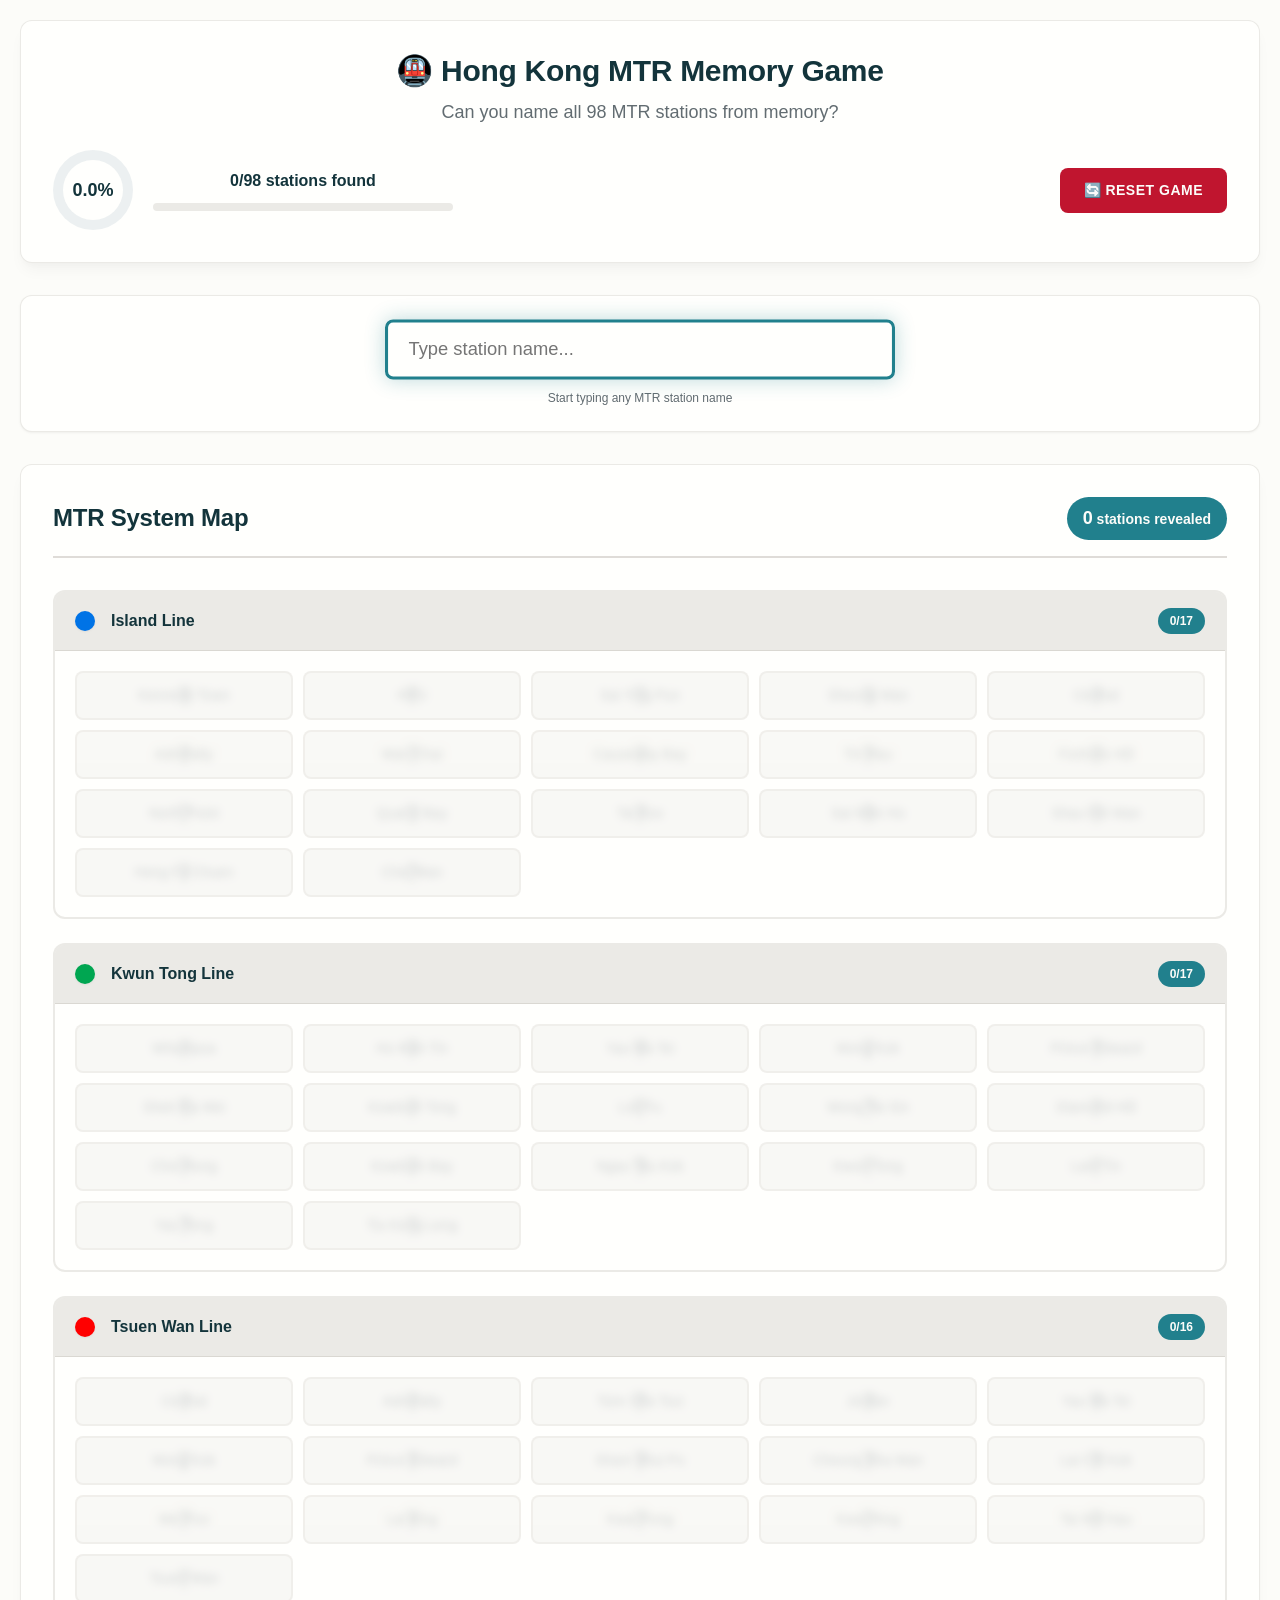
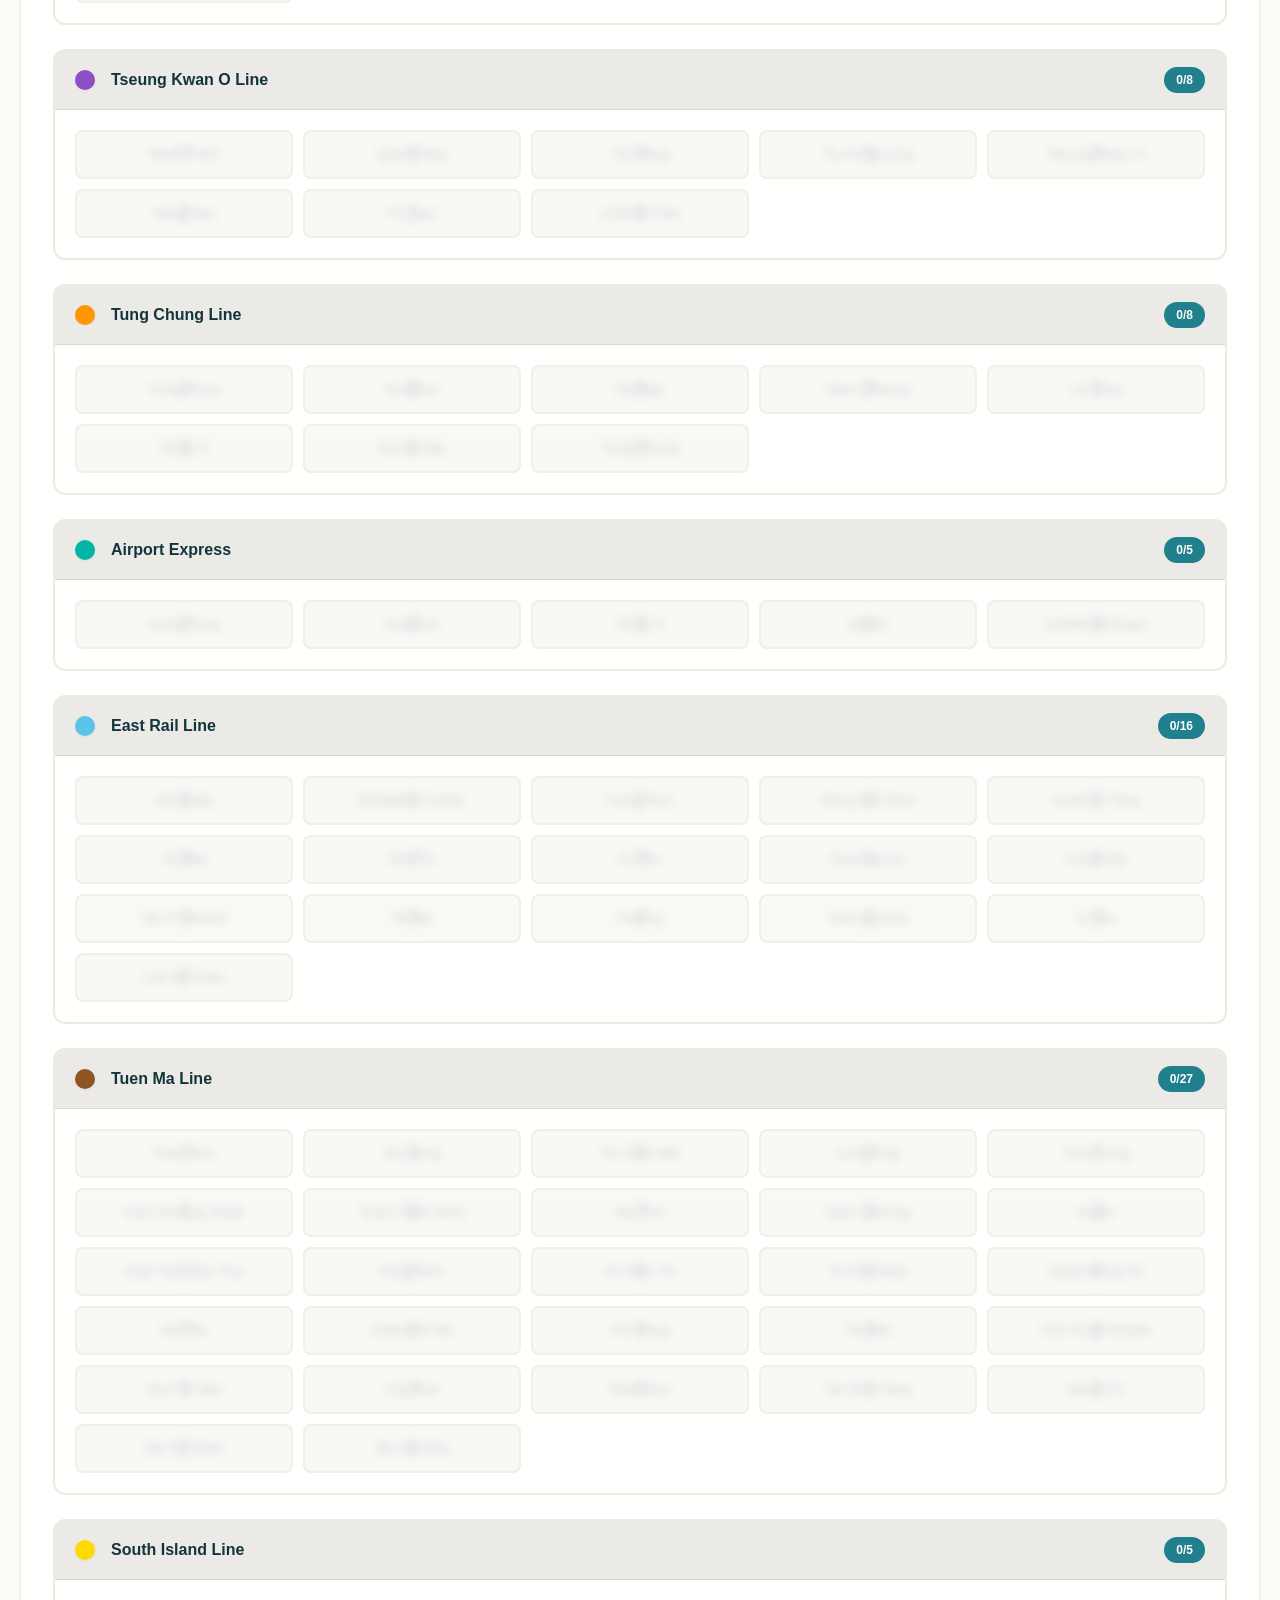
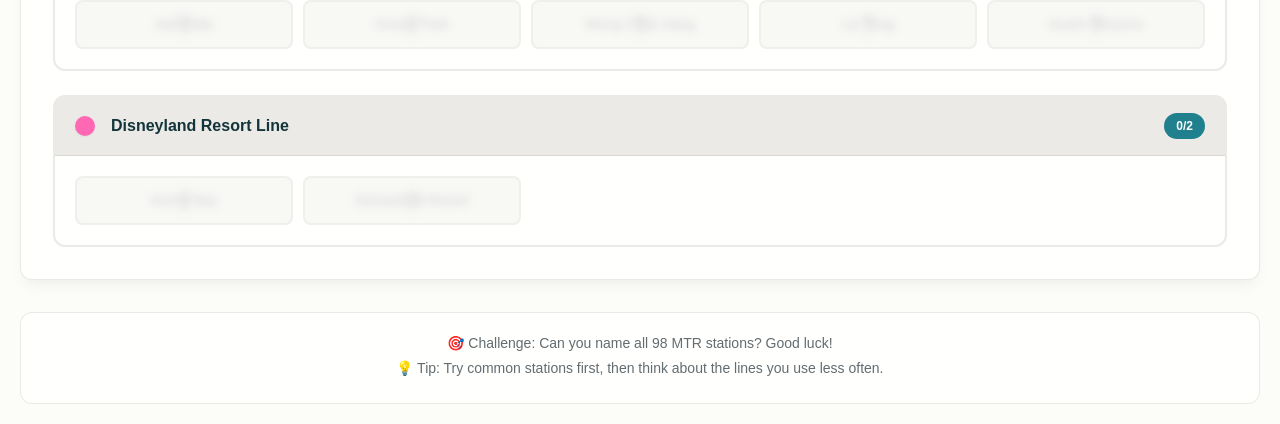
<file: index.html>
<!DOCTYPE html>
<html lang="en">
<head>
    <meta charset="UTF-8">
    <meta name="viewport" content="width=device-width, initial-scale=1.0">
    <title>Hong Kong MTR Memory Game</title>
    <meta name="description" content="Hong Kong MTR Memory Game - Test your knowledge of all 98 MTR stations">
    <meta property="og:title" content="Hong Kong MTR Memory Game">
    <meta property="og:description" content="Can you name all 98 Hong Kong MTR stations from memory?">
    <link rel="stylesheet" href="style.css">
</head>
<body>
    <div class="container">
        <header class="game-header">
            <h1>🚇 Hong Kong MTR Memory Game</h1>
            <p class="subtitle">Can you name all 98 MTR stations from memory?</p>
            <div class="game-stats">
                <div class="progress-display">
                    <div class="progress-circle">
                        <span class="percentage">0.0%</span>
                    </div>
                    <div class="station-info">
                        <span class="station-count">0/98 stations found</span>
                        <div class="progress-bar">
                            <div class="progress-fill" style="width: 0%"></div>
                        </div>
                    </div>
                </div>
                <button class="btn reset-btn" id="resetBtn">🔄 Reset Game</button>
            </div>
        </header>

        <div class="game-input">
            <div class="input-container">
                <input 
                    type="text" 
                    id="stationInput" 
                    class="station-input" 
                    placeholder="Type station name..."
                    autocomplete="off"
                    spellcheck="false"
                >
                <div class="input-hint">Start typing any MTR station name</div>
            </div>
        </div>

        <div class="mtr-map-container">
            <div class="map-header">
                <h2>MTR System Map</h2>
                <div class="found-indicator">
                    <span class="found-count">0</span> stations revealed
                </div>
            </div>
            
            <div class="lines-container">
                <!-- Island Line -->
                <div class="line-section" data-line="Island Line">
                    <div class="line-header">
                        <span class="line-color" style="background-color: #0073e6;"></span>
                        <span class="line-name">Island Line</span>
                        <span class="line-progress">0/17</span>
                    </div>
                    <div class="stations-grid">
                        <div class="station" data-station="Kennedy Town" data-line="Island Line">Kennedy Town</div>
                        <div class="station" data-station="HKU" data-line="Island Line">HKU</div>
                        <div class="station" data-station="Sai Ying Pun" data-line="Island Line">Sai Ying Pun</div>
                        <div class="station" data-station="Sheung Wan" data-line="Island Line">Sheung Wan</div>
                        <div class="station" data-station="Central" data-line="Island Line">Central</div>
                        <div class="station" data-station="Admiralty" data-line="Island Line">Admiralty</div>
                        <div class="station" data-station="Wan Chai" data-line="Island Line">Wan Chai</div>
                        <div class="station" data-station="Causeway Bay" data-line="Island Line">Causeway Bay</div>
                        <div class="station" data-station="Tin Hau" data-line="Island Line">Tin Hau</div>
                        <div class="station" data-station="Fortress Hill" data-line="Island Line">Fortress Hill</div>
                        <div class="station" data-station="North Point" data-line="Island Line">North Point</div>
                        <div class="station" data-station="Quarry Bay" data-line="Island Line">Quarry Bay</div>
                        <div class="station" data-station="Tai Koo" data-line="Island Line">Tai Koo</div>
                        <div class="station" data-station="Sai Wan Ho" data-line="Island Line">Sai Wan Ho</div>
                        <div class="station" data-station="Shau Kei Wan" data-line="Island Line">Shau Kei Wan</div>
                        <div class="station" data-station="Heng Fa Chuen" data-line="Island Line">Heng Fa Chuen</div>
                        <div class="station" data-station="Chai Wan" data-line="Island Line">Chai Wan</div>
                    </div>
                </div>

                <!-- Kwun Tong Line -->
                <div class="line-section" data-line="Kwun Tong Line">
                    <div class="line-header">
                        <span class="line-color" style="background-color: #00a651;"></span>
                        <span class="line-name">Kwun Tong Line</span>
                        <span class="line-progress">0/17</span>
                    </div>
                    <div class="stations-grid">
                        <div class="station" data-station="Whampoa" data-line="Kwun Tong Line">Whampoa</div>
                        <div class="station" data-station="Ho Man Tin" data-line="Kwun Tong Line">Ho Man Tin</div>
                        <div class="station" data-station="Yau Ma Tei" data-line="Kwun Tong Line">Yau Ma Tei</div>
                        <div class="station" data-station="Mong Kok" data-line="Kwun Tong Line">Mong Kok</div>
                        <div class="station" data-station="Prince Edward" data-line="Kwun Tong Line">Prince Edward</div>
                        <div class="station" data-station="Shek Kip Mei" data-line="Kwun Tong Line">Shek Kip Mei</div>
                        <div class="station" data-station="Kowloon Tong" data-line="Kwun Tong Line">Kowloon Tong</div>
                        <div class="station" data-station="Lok Fu" data-line="Kwun Tong Line">Lok Fu</div>
                        <div class="station" data-station="Wong Tai Sin" data-line="Kwun Tong Line">Wong Tai Sin</div>
                        <div class="station" data-station="Diamond Hill" data-line="Kwun Tong Line">Diamond Hill</div>
                        <div class="station" data-station="Choi Hung" data-line="Kwun Tong Line">Choi Hung</div>
                        <div class="station" data-station="Kowloon Bay" data-line="Kwun Tong Line">Kowloon Bay</div>
                        <div class="station" data-station="Ngau Tau Kok" data-line="Kwun Tong Line">Ngau Tau Kok</div>
                        <div class="station" data-station="Kwun Tong" data-line="Kwun Tong Line">Kwun Tong</div>
                        <div class="station" data-station="Lam Tin" data-line="Kwun Tong Line">Lam Tin</div>
                        <div class="station" data-station="Yau Tong" data-line="Kwun Tong Line">Yau Tong</div>
                        <div class="station" data-station="Tiu Keng Leng" data-line="Kwun Tong Line">Tiu Keng Leng</div>
                    </div>
                </div>

                <!-- Tsuen Wan Line -->
                <div class="line-section" data-line="Tsuen Wan Line">
                    <div class="line-header">
                        <span class="line-color" style="background-color: #ff0000;"></span>
                        <span class="line-name">Tsuen Wan Line</span>
                        <span class="line-progress">0/16</span>
                    </div>
                    <div class="stations-grid">
                        <div class="station" data-station="Central" data-line="Tsuen Wan Line">Central</div>
                        <div class="station" data-station="Admiralty" data-line="Tsuen Wan Line">Admiralty</div>
                        <div class="station" data-station="Tsim Sha Tsui" data-line="Tsuen Wan Line">Tsim Sha Tsui</div>
                        <div class="station" data-station="Jordan" data-line="Tsuen Wan Line">Jordan</div>
                        <div class="station" data-station="Yau Ma Tei" data-line="Tsuen Wan Line">Yau Ma Tei</div>
                        <div class="station" data-station="Mong Kok" data-line="Tsuen Wan Line">Mong Kok</div>
                        <div class="station" data-station="Prince Edward" data-line="Tsuen Wan Line">Prince Edward</div>
                        <div class="station" data-station="Sham Shui Po" data-line="Tsuen Wan Line">Sham Shui Po</div>
                        <div class="station" data-station="Cheung Sha Wan" data-line="Tsuen Wan Line">Cheung Sha Wan</div>
                        <div class="station" data-station="Lai Chi Kok" data-line="Tsuen Wan Line">Lai Chi Kok</div>
                        <div class="station" data-station="Mei Foo" data-line="Tsuen Wan Line">Mei Foo</div>
                        <div class="station" data-station="Lai King" data-line="Tsuen Wan Line">Lai King</div>
                        <div class="station" data-station="Kwai Fong" data-line="Tsuen Wan Line">Kwai Fong</div>
                        <div class="station" data-station="Kwai Hing" data-line="Tsuen Wan Line">Kwai Hing</div>
                        <div class="station" data-station="Tai Wo Hau" data-line="Tsuen Wan Line">Tai Wo Hau</div>
                        <div class="station" data-station="Tsuen Wan" data-line="Tsuen Wan Line">Tsuen Wan</div>
                    </div>
                </div>

                <!-- Tseung Kwan O Line -->
                <div class="line-section" data-line="Tseung Kwan O Line">
                    <div class="line-header">
                        <span class="line-color" style="background-color: #8e4ec6;"></span>
                        <span class="line-name">Tseung Kwan O Line</span>
                        <span class="line-progress">0/8</span>
                    </div>
                    <div class="stations-grid">
                        <div class="station" data-station="North Point" data-line="Tseung Kwan O Line">North Point</div>
                        <div class="station" data-station="Quarry Bay" data-line="Tseung Kwan O Line">Quarry Bay</div>
                        <div class="station" data-station="Yau Tong" data-line="Tseung Kwan O Line">Yau Tong</div>
                        <div class="station" data-station="Tiu Keng Leng" data-line="Tseung Kwan O Line">Tiu Keng Leng</div>
                        <div class="station" data-station="Tseung Kwan O" data-line="Tseung Kwan O Line">Tseung Kwan O</div>
                        <div class="station" data-station="Hang Hau" data-line="Tseung Kwan O Line">Hang Hau</div>
                        <div class="station" data-station="Po Lam" data-line="Tseung Kwan O Line">Po Lam</div>
                        <div class="station" data-station="LOHAS Park" data-line="Tseung Kwan O Line">LOHAS Park</div>
                    </div>
                </div>

                <!-- Tung Chung Line -->
                <div class="line-section" data-line="Tung Chung Line">
                    <div class="line-header">
                        <span class="line-color" style="background-color: #ff9500;"></span>
                        <span class="line-name">Tung Chung Line</span>
                        <span class="line-progress">0/8</span>
                    </div>
                    <div class="stations-grid">
                        <div class="station" data-station="Hong Kong" data-line="Tung Chung Line">Hong Kong</div>
                        <div class="station" data-station="Kowloon" data-line="Tung Chung Line">Kowloon</div>
                        <div class="station" data-station="Olympic" data-line="Tung Chung Line">Olympic</div>
                        <div class="station" data-station="Nam Cheong" data-line="Tung Chung Line">Nam Cheong</div>
                        <div class="station" data-station="Lai King" data-line="Tung Chung Line">Lai King</div>
                        <div class="station" data-station="Tsing Yi" data-line="Tung Chung Line">Tsing Yi</div>
                        <div class="station" data-station="Sunny Bay" data-line="Tung Chung Line">Sunny Bay</div>
                        <div class="station" data-station="Tung Chung" data-line="Tung Chung Line">Tung Chung</div>
                    </div>
                </div>

                <!-- Airport Express -->
                <div class="line-section" data-line="Airport Express">
                    <div class="line-header">
                        <span class="line-color" style="background-color: #00b7a7;"></span>
                        <span class="line-name">Airport Express</span>
                        <span class="line-progress">0/5</span>
                    </div>
                    <div class="stations-grid">
                        <div class="station" data-station="Hong Kong" data-line="Airport Express">Hong Kong</div>
                        <div class="station" data-station="Kowloon" data-line="Airport Express">Kowloon</div>
                        <div class="station" data-station="Tsing Yi" data-line="Airport Express">Tsing Yi</div>
                        <div class="station" data-station="Airport" data-line="Airport Express">Airport</div>
                        <div class="station" data-station="AsiaWorld-Expo" data-line="Airport Express">AsiaWorld-Expo</div>
                    </div>
                </div>

                <!-- East Rail Line -->
                <div class="line-section" data-line="East Rail Line">
                    <div class="line-header">
                        <span class="line-color" style="background-color: #5ac4e8;"></span>
                        <span class="line-name">East Rail Line</span>
                        <span class="line-progress">0/16</span>
                    </div>
                    <div class="stations-grid">
                        <div class="station" data-station="Admiralty" data-line="East Rail Line">Admiralty</div>
                        <div class="station" data-station="Exhibition Centre" data-line="East Rail Line">Exhibition Centre</div>
                        <div class="station" data-station="Hung Hom" data-line="East Rail Line">Hung Hom</div>
                        <div class="station" data-station="Mong Kok East" data-line="East Rail Line">Mong Kok East</div>
                        <div class="station" data-station="Kowloon Tong" data-line="East Rail Line">Kowloon Tong</div>
                        <div class="station" data-station="Tai Wai" data-line="East Rail Line">Tai Wai</div>
                        <div class="station" data-station="Sha Tin" data-line="East Rail Line">Sha Tin</div>
                        <div class="station" data-station="Fo Tan" data-line="East Rail Line">Fo Tan</div>
                        <div class="station" data-station="Racecourse" data-line="East Rail Line">Racecourse</div>
                        <div class="station" data-station="University" data-line="East Rail Line">University</div>
                        <div class="station" data-station="Tai Po Market" data-line="East Rail Line">Tai Po Market</div>
                        <div class="station" data-station="Tai Wo" data-line="East Rail Line">Tai Wo</div>
                        <div class="station" data-station="Fanling" data-line="East Rail Line">Fanling</div>
                        <div class="station" data-station="Sheung Shui" data-line="East Rail Line">Sheung Shui</div>
                        <div class="station" data-station="Lo Wu" data-line="East Rail Line">Lo Wu</div>
                        <div class="station" data-station="Lok Ma Chau" data-line="East Rail Line">Lok Ma Chau</div>
                    </div>
                </div>

                <!-- Tuen Ma Line -->
                <div class="line-section" data-line="Tuen Ma Line">
                    <div class="line-header">
                        <span class="line-color" style="background-color: #8d5524;"></span>
                        <span class="line-name">Tuen Ma Line</span>
                        <span class="line-progress">0/27</span>
                    </div>
                    <div class="stations-grid">
                        <div class="station" data-station="Tuen Mun" data-line="Tuen Ma Line">Tuen Mun</div>
                        <div class="station" data-station="Siu Hong" data-line="Tuen Ma Line">Siu Hong</div>
                        <div class="station" data-station="Tin Shui Wai" data-line="Tuen Ma Line">Tin Shui Wai</div>
                        <div class="station" data-station="Long Ping" data-line="Tuen Ma Line">Long Ping</div>
                        <div class="station" data-station="Yuen Long" data-line="Tuen Ma Line">Yuen Long</div>
                        <div class="station" data-station="Kam Sheung Road" data-line="Tuen Ma Line">Kam Sheung Road</div>
                        <div class="station" data-station="Tsuen Wan West" data-line="Tuen Ma Line">Tsuen Wan West</div>
                        <div class="station" data-station="Mei Foo" data-line="Tuen Ma Line">Mei Foo</div>
                        <div class="station" data-station="Nam Cheong" data-line="Tuen Ma Line">Nam Cheong</div>
                        <div class="station" data-station="Austin" data-line="Tuen Ma Line">Austin</div>
                        <div class="station" data-station="East Tsim Sha Tsui" data-line="Tuen Ma Line">East Tsim Sha Tsui</div>
                        <div class="station" data-station="Hung Hom" data-line="Tuen Ma Line">Hung Hom</div>
                        <div class="station" data-station="Ho Man Tin" data-line="Tuen Ma Line">Ho Man Tin</div>
                        <div class="station" data-station="To Kwa Wan" data-line="Tuen Ma Line">To Kwa Wan</div>
                        <div class="station" data-station="Sung Wong Toi" data-line="Tuen Ma Line">Sung Wong Toi</div>
                        <div class="station" data-station="Kai Tak" data-line="Tuen Ma Line">Kai Tak</div>
                        <div class="station" data-station="Diamond Hill" data-line="Tuen Ma Line">Diamond Hill</div>
                        <div class="station" data-station="Hin Keng" data-line="Tuen Ma Line">Hin Keng</div>
                        <div class="station" data-station="Tai Wai" data-line="Tuen Ma Line">Tai Wai</div>
                        <div class="station" data-station="Che Kung Temple" data-line="Tuen Ma Line">Che Kung Temple</div>
                        <div class="station" data-station="Sha Tin Wai" data-line="Tuen Ma Line">Sha Tin Wai</div>
                        <div class="station" data-station="City One" data-line="Tuen Ma Line">City One</div>
                        <div class="station" data-station="Shek Mun" data-line="Tuen Ma Line">Shek Mun</div>
                        <div class="station" data-station="Tai Shui Hang" data-line="Tuen Ma Line">Tai Shui Hang</div>
                        <div class="station" data-station="Heng On" data-line="Tuen Ma Line">Heng On</div>
                        <div class="station" data-station="Ma On Shan" data-line="Tuen Ma Line">Ma On Shan</div>
                        <div class="station" data-station="Wu Kai Sha" data-line="Tuen Ma Line">Wu Kai Sha</div>
                    </div>
                </div>

                <!-- South Island Line -->
                <div class="line-section" data-line="South Island Line">
                    <div class="line-header">
                        <span class="line-color" style="background-color: #ffda00;"></span>
                        <span class="line-name">South Island Line</span>
                        <span class="line-progress">0/5</span>
                    </div>
                    <div class="stations-grid">
                        <div class="station" data-station="Admiralty" data-line="South Island Line">Admiralty</div>
                        <div class="station" data-station="Ocean Park" data-line="South Island Line">Ocean Park</div>
                        <div class="station" data-station="Wong Chuk Hang" data-line="South Island Line">Wong Chuk Hang</div>
                        <div class="station" data-station="Lei Tung" data-line="South Island Line">Lei Tung</div>
                        <div class="station" data-station="South Horizons" data-line="South Island Line">South Horizons</div>
                    </div>
                </div>

                <!-- Disneyland Resort Line -->
                <div class="line-section" data-line="Disneyland Resort Line">
                    <div class="line-header">
                        <span class="line-color" style="background-color: #ff69b4;"></span>
                        <span class="line-name">Disneyland Resort Line</span>
                        <span class="line-progress">0/2</span>
                    </div>
                    <div class="stations-grid">
                        <div class="station" data-station="Sunny Bay" data-line="Disneyland Resort Line">Sunny Bay</div>
                        <div class="station" data-station="Disneyland Resort" data-line="Disneyland Resort Line">Disneyland Resort</div>
                    </div>
                </div>
            </div>
        </div>

        <div class="game-footer">
            <p>🎯 Challenge: Can you name all 98 MTR stations? Good luck!</p>
            <p>💡 Tip: Try common stations first, then think about the lines you use less often.</p>
        </div>
    </div>

    <script src="app.js"></script>
</body>
</html>
</file>
<file: style.css>
:root {
  /* Primitive Color Tokens */
  --color-white: rgba(255, 255, 255, 1);
  --color-black: rgba(0, 0, 0, 1);
  --color-cream-50: rgba(252, 252, 249, 1);
  --color-cream-100: rgba(255, 255, 253, 1);
  --color-gray-200: rgba(245, 245, 245, 1);
  --color-gray-300: rgba(167, 169, 169, 1);
  --color-gray-400: rgba(119, 124, 124, 1);
  --color-slate-500: rgba(98, 108, 113, 1);
  --color-brown-600: rgba(94, 82, 64, 1);
  --color-charcoal-700: rgba(31, 33, 33, 1);
  --color-charcoal-800: rgba(38, 40, 40, 1);
  --color-slate-900: rgba(19, 52, 59, 1);
  --color-teal-300: rgba(50, 184, 198, 1);
  --color-teal-400: rgba(45, 166, 178, 1);
  --color-teal-500: rgba(33, 128, 141, 1);
  --color-teal-600: rgba(29, 116, 128, 1);
  --color-teal-700: rgba(26, 104, 115, 1);
  --color-teal-800: rgba(41, 150, 161, 1);
  --color-red-400: rgba(255, 84, 89, 1);
  --color-red-500: rgba(192, 21, 47, 1);
  --color-orange-400: rgba(230, 129, 97, 1);
  --color-orange-500: rgba(168, 75, 47, 1);

  /* RGB versions for opacity control */
  --color-brown-600-rgb: 94, 82, 64;
  --color-teal-500-rgb: 33, 128, 141;
  --color-slate-900-rgb: 19, 52, 59;
  --color-slate-500-rgb: 98, 108, 113;
  --color-red-500-rgb: 192, 21, 47;
  --color-red-400-rgb: 255, 84, 89;
  --color-orange-500-rgb: 168, 75, 47;
  --color-orange-400-rgb: 230, 129, 97;

  /* Background color tokens (Light Mode) */
  --color-bg-1: rgba(59, 130, 246, 0.08); /* Light blue */
  --color-bg-2: rgba(245, 158, 11, 0.08); /* Light yellow */
  --color-bg-3: rgba(34, 197, 94, 0.08); /* Light green */
  --color-bg-4: rgba(239, 68, 68, 0.08); /* Light red */
  --color-bg-5: rgba(147, 51, 234, 0.08); /* Light purple */
  --color-bg-6: rgba(249, 115, 22, 0.08); /* Light orange */
  --color-bg-7: rgba(236, 72, 153, 0.08); /* Light pink */
  --color-bg-8: rgba(6, 182, 212, 0.08); /* Light cyan */

  /* Semantic Color Tokens (Light Mode) */
  --color-background: var(--color-cream-50);
  --color-surface: var(--color-cream-100);
  --color-text: var(--color-slate-900);
  --color-text-secondary: var(--color-slate-500);
  --color-primary: var(--color-teal-500);
  --color-primary-hover: var(--color-teal-600);
  --color-primary-active: var(--color-teal-700);
  --color-secondary: rgba(var(--color-brown-600-rgb), 0.12);
  --color-secondary-hover: rgba(var(--color-brown-600-rgb), 0.2);
  --color-secondary-active: rgba(var(--color-brown-600-rgb), 0.25);
  --color-border: rgba(var(--color-brown-600-rgb), 0.2);
  --color-btn-primary-text: var(--color-cream-50);
  --color-card-border: rgba(var(--color-brown-600-rgb), 0.12);
  --color-card-border-inner: rgba(var(--color-brown-600-rgb), 0.12);
  --color-error: var(--color-red-500);
  --color-success: var(--color-teal-500);
  --color-warning: var(--color-orange-500);
  --color-info: var(--color-slate-500);
  --color-focus-ring: rgba(var(--color-teal-500-rgb), 0.4);
  --color-select-caret: rgba(var(--color-slate-900-rgb), 0.8);

  /* Common style patterns */
  --focus-ring: 0 0 0 3px var(--color-focus-ring);
  --focus-outline: 2px solid var(--color-primary);
  --status-bg-opacity: 0.15;
  --status-border-opacity: 0.25;
  --select-caret-light: url("data:image/svg+xml,%3Csvg xmlns='http://www.w3.org/2000/svg' width='16' height='16' viewBox='0 0 24 24' fill='none' stroke='%23134252' stroke-width='2' stroke-linecap='round' stroke-linejoin='round'%3E%3Cpolyline points='6 9 12 15 18 9'%3E%3C/polyline%3E%3C/svg%3E");
  --select-caret-dark: url("data:image/svg+xml,%3Csvg xmlns='http://www.w3.org/2000/svg' width='16' height='16' viewBox='0 0 24 24' fill='none' stroke='%23f5f5f5' stroke-width='2' stroke-linecap='round' stroke-linejoin='round'%3E%3Cpolyline points='6 9 12 15 18 9'%3E%3C/polyline%3E%3C/svg%3E");

  /* RGB versions for opacity control */
  --color-success-rgb: 33, 128, 141;
  --color-error-rgb: 192, 21, 47;
  --color-warning-rgb: 168, 75, 47;
  --color-info-rgb: 98, 108, 113;

  /* Typography */
  --font-family-base: "FKGroteskNeue", "Geist", "Inter", -apple-system,
    BlinkMacSystemFont, "Segoe UI", Roboto, sans-serif;
  --font-family-mono: "Berkeley Mono", ui-monospace, SFMono-Regular, Menlo,
    Monaco, Consolas, monospace;
  --font-size-xs: 11px;
  --font-size-sm: 12px;
  --font-size-base: 14px;
  --font-size-md: 14px;
  --font-size-lg: 16px;
  --font-size-xl: 18px;
  --font-size-2xl: 20px;
  --font-size-3xl: 24px;
  --font-size-4xl: 30px;
  --font-weight-normal: 400;
  --font-weight-medium: 500;
  --font-weight-semibold: 550;
  --font-weight-bold: 600;
  --line-height-tight: 1.2;
  --line-height-normal: 1.5;
  --letter-spacing-tight: -0.01em;

  /* Spacing */
  --space-0: 0;
  --space-1: 1px;
  --space-2: 2px;
  --space-4: 4px;
  --space-6: 6px;
  --space-8: 8px;
  --space-10: 10px;
  --space-12: 12px;
  --space-16: 16px;
  --space-20: 20px;
  --space-24: 24px;
  --space-32: 32px;

  /* Border Radius */
  --radius-sm: 6px;
  --radius-base: 8px;
  --radius-md: 10px;
  --radius-lg: 12px;
  --radius-full: 9999px;

  /* Shadows */
  --shadow-xs: 0 1px 2px rgba(0, 0, 0, 0.02);
  --shadow-sm: 0 1px 3px rgba(0, 0, 0, 0.04), 0 1px 2px rgba(0, 0, 0, 0.02);
  --shadow-md: 0 4px 6px -1px rgba(0, 0, 0, 0.04),
    0 2px 4px -1px rgba(0, 0, 0, 0.02);
  --shadow-lg: 0 10px 15px -3px rgba(0, 0, 0, 0.04),
    0 4px 6px -2px rgba(0, 0, 0, 0.02);
  --shadow-inset-sm: inset 0 1px 0 rgba(255, 255, 255, 0.15),
    inset 0 -1px 0 rgba(0, 0, 0, 0.03);

  /* Animation */
  --duration-fast: 150ms;
  --duration-normal: 250ms;
  --ease-standard: cubic-bezier(0.16, 1, 0.3, 1);

  /* Layout */
  --container-sm: 640px;
  --container-md: 768px;
  --container-lg: 1024px;
  --container-xl: 1280px;
}

/* Dark mode colors */
@media (prefers-color-scheme: dark) {
  :root {
    /* RGB versions for opacity control (Dark Mode) */
    --color-gray-400-rgb: 119, 124, 124;
    --color-teal-300-rgb: 50, 184, 198;
    --color-gray-300-rgb: 167, 169, 169;
    --color-gray-200-rgb: 245, 245, 245;

    /* Background color tokens (Dark Mode) */
    --color-bg-1: rgba(29, 78, 216, 0.15); /* Dark blue */
    --color-bg-2: rgba(180, 83, 9, 0.15); /* Dark yellow */
    --color-bg-3: rgba(21, 128, 61, 0.15); /* Dark green */
    --color-bg-4: rgba(185, 28, 28, 0.15); /* Dark red */
    --color-bg-5: rgba(107, 33, 168, 0.15); /* Dark purple */
    --color-bg-6: rgba(194, 65, 12, 0.15); /* Dark orange */
    --color-bg-7: rgba(190, 24, 93, 0.15); /* Dark pink */
    --color-bg-8: rgba(8, 145, 178, 0.15); /* Dark cyan */

    /* Semantic Color Tokens (Dark Mode) */
    --color-background: var(--color-charcoal-700);
    --color-surface: var(--color-charcoal-800);
    --color-text: var(--color-gray-200);
    --color-text-secondary: rgba(var(--color-gray-300-rgb), 0.7);
    --color-primary: var(--color-teal-300);
    --color-primary-hover: var(--color-teal-400);
    --color-primary-active: var(--color-teal-800);
    --color-secondary: rgba(var(--color-gray-400-rgb), 0.15);
    --color-secondary-hover: rgba(var(--color-gray-400-rgb), 0.25);
    --color-secondary-active: rgba(var(--color-gray-400-rgb), 0.3);
    --color-border: rgba(var(--color-gray-400-rgb), 0.3);
    --color-error: var(--color-red-400);
    --color-success: var(--color-teal-300);
    --color-warning: var(--color-orange-400);
    --color-info: var(--color-gray-300);
    --color-focus-ring: rgba(var(--color-teal-300-rgb), 0.4);
    --color-btn-primary-text: var(--color-slate-900);
    --color-card-border: rgba(var(--color-gray-400-rgb), 0.2);
    --color-card-border-inner: rgba(var(--color-gray-400-rgb), 0.15);
    --shadow-inset-sm: inset 0 1px 0 rgba(255, 255, 255, 0.1),
      inset 0 -1px 0 rgba(0, 0, 0, 0.15);
    --button-border-secondary: rgba(var(--color-gray-400-rgb), 0.2);
    --color-border-secondary: rgba(var(--color-gray-400-rgb), 0.2);
    --color-select-caret: rgba(var(--color-gray-200-rgb), 0.8);

    /* Common style patterns - updated for dark mode */
    --focus-ring: 0 0 0 3px var(--color-focus-ring);
    --focus-outline: 2px solid var(--color-primary);
    --status-bg-opacity: 0.15;
    --status-border-opacity: 0.25;
    --select-caret-light: url("data:image/svg+xml,%3Csvg xmlns='http://www.w3.org/2000/svg' width='16' height='16' viewBox='0 0 24 24' fill='none' stroke='%23134252' stroke-width='2' stroke-linecap='round' stroke-linejoin='round'%3E%3Cpolyline points='6 9 12 15 18 9'%3E%3C/polyline%3E%3C/svg%3E");
    --select-caret-dark: url("data:image/svg+xml,%3Csvg xmlns='http://www.w3.org/2000/svg' width='16' height='16' viewBox='0 0 24 24' fill='none' stroke='%23f5f5f5' stroke-width='2' stroke-linecap='round' stroke-linejoin='round'%3E%3Cpolyline points='6 9 12 15 18 9'%3E%3C/polyline%3E%3C/svg%3E");

    /* RGB versions for dark mode */
    --color-success-rgb: var(--color-teal-300-rgb);
    --color-error-rgb: var(--color-red-400-rgb);
    --color-warning-rgb: var(--color-orange-400-rgb);
    --color-info-rgb: var(--color-gray-300-rgb);
  }
}

/* Data attribute for manual theme switching */
[data-color-scheme="dark"] {
  /* RGB versions for opacity control (dark mode) */
  --color-gray-400-rgb: 119, 124, 124;
  --color-teal-300-rgb: 50, 184, 198;
  --color-gray-300-rgb: 167, 169, 169;
  --color-gray-200-rgb: 245, 245, 245;

  /* Colorful background palette - Dark Mode */
  --color-bg-1: rgba(29, 78, 216, 0.15); /* Dark blue */
  --color-bg-2: rgba(180, 83, 9, 0.15); /* Dark yellow */
  --color-bg-3: rgba(21, 128, 61, 0.15); /* Dark green */
  --color-bg-4: rgba(185, 28, 28, 0.15); /* Dark red */
  --color-bg-5: rgba(107, 33, 168, 0.15); /* Dark purple */
  --color-bg-6: rgba(194, 65, 12, 0.15); /* Dark orange */
  --color-bg-7: rgba(190, 24, 93, 0.15); /* Dark pink */
  --color-bg-8: rgba(8, 145, 178, 0.15); /* Dark cyan */

  /* Semantic Color Tokens (Dark Mode) */
  --color-background: var(--color-charcoal-700);
  --color-surface: var(--color-charcoal-800);
  --color-text: var(--color-gray-200);
  --color-text-secondary: rgba(var(--color-gray-300-rgb), 0.7);
  --color-primary: var(--color-teal-300);
  --color-primary-hover: var(--color-teal-400);
  --color-primary-active: var(--color-teal-800);
  --color-secondary: rgba(var(--color-gray-400-rgb), 0.15);
  --color-secondary-hover: rgba(var(--color-gray-400-rgb), 0.25);
  --color-secondary-active: rgba(var(--color-gray-400-rgb), 0.3);
  --color-border: rgba(var(--color-gray-400-rgb), 0.3);
  --color-error: var(--color-red-400);
  --color-success: var(--color-teal-300);
  --color-warning: var(--color-orange-400);
  --color-info: var(--color-gray-300);
  --color-focus-ring: rgba(var(--color-teal-300-rgb), 0.4);
  --color-btn-primary-text: var(--color-slate-900);
  --color-card-border: rgba(var(--color-gray-400-rgb), 0.15);
  --color-card-border-inner: rgba(var(--color-gray-400-rgb), 0.15);
  --shadow-inset-sm: inset 0 1px 0 rgba(255, 255, 255, 0.1),
    inset 0 -1px 0 rgba(0, 0, 0, 0.15);
  --color-border-secondary: rgba(var(--color-gray-400-rgb), 0.2);
  --color-select-caret: rgba(var(--color-gray-200-rgb), 0.8);

  /* Common style patterns - updated for dark mode */
  --focus-ring: 0 0 0 3px var(--color-focus-ring);
  --focus-outline: 2px solid var(--color-primary);
  --status-bg-opacity: 0.15;
  --status-border-opacity: 0.25;
  --select-caret-light: url("data:image/svg+xml,%3Csvg xmlns='http://www.w3.org/2000/svg' width='16' height='16' viewBox='0 0 24 24' fill='none' stroke='%23134252' stroke-width='2' stroke-linecap='round' stroke-linejoin='round'%3E%3Cpolyline points='6 9 12 15 18 9'%3E%3C/polyline%3E%3C/svg%3E");
  --select-caret-dark: url("data:image/svg+xml,%3Csvg xmlns='http://www.w3.org/2000/svg' width='16' height='16' viewBox='0 0 24 24' fill='none' stroke='%23f5f5f5' stroke-width='2' stroke-linecap='round' stroke-linejoin='round'%3E%3Cpolyline points='6 9 12 15 18 9'%3E%3C/polyline%3E%3C/svg%3E");

  /* RGB versions for dark mode */
  --color-success-rgb: var(--color-teal-300-rgb);
  --color-error-rgb: var(--color-red-400-rgb);
  --color-warning-rgb: var(--color-orange-400-rgb);
  --color-info-rgb: var(--color-gray-300-rgb);
}

[data-color-scheme="light"] {
  /* RGB versions for opacity control (light mode) */
  --color-brown-600-rgb: 94, 82, 64;
  --color-teal-500-rgb: 33, 128, 141;
  --color-slate-900-rgb: 19, 52, 59;

  /* Semantic Color Tokens (Light Mode) */
  --color-background: var(--color-cream-50);
  --color-surface: var(--color-cream-100);
  --color-text: var(--color-slate-900);
  --color-text-secondary: var(--color-slate-500);
  --color-primary: var(--color-teal-500);
  --color-primary-hover: var(--color-teal-600);
  --color-primary-active: var(--color-teal-700);
  --color-secondary: rgba(var(--color-brown-600-rgb), 0.12);
  --color-secondary-hover: rgba(var(--color-brown-600-rgb), 0.2);
  --color-secondary-active: rgba(var(--color-brown-600-rgb), 0.25);
  --color-border: rgba(var(--color-brown-600-rgb), 0.2);
  --color-btn-primary-text: var(--color-cream-50);
  --color-card-border: rgba(var(--color-brown-600-rgb), 0.12);
  --color-card-border-inner: rgba(var(--color-brown-600-rgb), 0.12);
  --color-error: var(--color-red-500);
  --color-success: var(--color-teal-500);
  --color-warning: var(--color-orange-500);
  --color-info: var(--color-slate-500);
  --color-focus-ring: rgba(var(--color-teal-500-rgb), 0.4);

  /* RGB versions for light mode */
  --color-success-rgb: var(--color-teal-500-rgb);
  --color-error-rgb: var(--color-red-500-rgb);
  --color-warning-rgb: var(--color-orange-500-rgb);
  --color-info-rgb: var(--color-slate-500-rgb);
}

/* Base styles */
html {
  font-size: var(--font-size-base);
  font-family: var(--font-family-base);
  line-height: var(--line-height-normal);
  color: var(--color-text);
  background-color: var(--color-background);
  -webkit-font-smoothing: antialiased;
  box-sizing: border-box;
}

body {
  margin: 0;
  padding: 0;
}

*,
*::before,
*::after {
  box-sizing: inherit;
}

/* Typography */
h1,
h2,
h3,
h4,
h5,
h6 {
  margin: 0;
  font-weight: var(--font-weight-semibold);
  line-height: var(--line-height-tight);
  color: var(--color-text);
  letter-spacing: var(--letter-spacing-tight);
}

h1 {
  font-size: var(--font-size-4xl);
}
h2 {
  font-size: var(--font-size-3xl);
}
h3 {
  font-size: var(--font-size-2xl);
}
h4 {
  font-size: var(--font-size-xl);
}
h5 {
  font-size: var(--font-size-lg);
}
h6 {
  font-size: var(--font-size-md);
}

p {
  margin: 0 0 var(--space-16) 0;
}

a {
  color: var(--color-primary);
  text-decoration: none;
  transition: color var(--duration-fast) var(--ease-standard);
}

a:hover {
  color: var(--color-primary-hover);
}

code,
pre {
  font-family: var(--font-family-mono);
  font-size: calc(var(--font-size-base) * 0.95);
  background-color: var(--color-secondary);
  border-radius: var(--radius-sm);
}

code {
  padding: var(--space-1) var(--space-4);
}

pre {
  padding: var(--space-16);
  margin: var(--space-16) 0;
  overflow: auto;
  border: 1px solid var(--color-border);
}

pre code {
  background: none;
  padding: 0;
}

/* Buttons */
.btn {
  display: inline-flex;
  align-items: center;
  justify-content: center;
  padding: var(--space-8) var(--space-16);
  border-radius: var(--radius-base);
  font-size: var(--font-size-base);
  font-weight: 500;
  line-height: 1.5;
  cursor: pointer;
  transition: all var(--duration-normal) var(--ease-standard);
  border: none;
  text-decoration: none;
  position: relative;
}

.btn:focus-visible {
  outline: none;
  box-shadow: var(--focus-ring);
}

.btn--primary {
  background: var(--color-primary);
  color: var(--color-btn-primary-text);
}

.btn--primary:hover {
  background: var(--color-primary-hover);
}

.btn--primary:active {
  background: var(--color-primary-active);
}

.btn--secondary {
  background: var(--color-secondary);
  color: var(--color-text);
}

.btn--secondary:hover {
  background: var(--color-secondary-hover);
}

.btn--secondary:active {
  background: var(--color-secondary-active);
}

.btn--outline {
  background: transparent;
  border: 1px solid var(--color-border);
  color: var(--color-text);
}

.btn--outline:hover {
  background: var(--color-secondary);
}

.btn--sm {
  padding: var(--space-4) var(--space-12);
  font-size: var(--font-size-sm);
  border-radius: var(--radius-sm);
}

.btn--lg {
  padding: var(--space-10) var(--space-20);
  font-size: var(--font-size-lg);
  border-radius: var(--radius-md);
}

.btn--full-width {
  width: 100%;
}

.btn:disabled {
  opacity: 0.5;
  cursor: not-allowed;
}

/* Form elements */
.form-control {
  display: block;
  width: 100%;
  padding: var(--space-8) var(--space-12);
  font-size: var(--font-size-md);
  line-height: 1.5;
  color: var(--color-text);
  background-color: var(--color-surface);
  border: 1px solid var(--color-border);
  border-radius: var(--radius-base);
  transition: border-color var(--duration-fast) var(--ease-standard),
    box-shadow var(--duration-fast) var(--ease-standard);
}

textarea.form-control {
  font-family: var(--font-family-base);
  font-size: var(--font-size-base);
}

select.form-control {
  padding: var(--space-8) var(--space-12);
  -webkit-appearance: none;
  -moz-appearance: none;
  appearance: none;
  background-image: var(--select-caret-light);
  background-repeat: no-repeat;
  background-position: right var(--space-12) center;
  background-size: 16px;
  padding-right: var(--space-32);
}

/* Add a dark mode specific caret */
@media (prefers-color-scheme: dark) {
  select.form-control {
    background-image: var(--select-caret-dark);
  }
}

/* Also handle data-color-scheme */
[data-color-scheme="dark"] select.form-control {
  background-image: var(--select-caret-dark);
}

[data-color-scheme="light"] select.form-control {
  background-image: var(--select-caret-light);
}

.form-control:focus {
  border-color: var(--color-primary);
  outline: var(--focus-outline);
}

.form-label {
  display: block;
  margin-bottom: var(--space-8);
  font-weight: var(--font-weight-medium);
  font-size: var(--font-size-sm);
}

.form-group {
  margin-bottom: var(--space-16);
}

/* Card component */
.card {
  background-color: var(--color-surface);
  border-radius: var(--radius-lg);
  border: 1px solid var(--color-card-border);
  box-shadow: var(--shadow-sm);
  overflow: hidden;
  transition: box-shadow var(--duration-normal) var(--ease-standard);
}

.card:hover {
  box-shadow: var(--shadow-md);
}

.card__body {
  padding: var(--space-16);
}

.card__header,
.card__footer {
  padding: var(--space-16);
  border-bottom: 1px solid var(--color-card-border-inner);
}

/* Status indicators - simplified with CSS variables */
.status {
  display: inline-flex;
  align-items: center;
  padding: var(--space-6) var(--space-12);
  border-radius: var(--radius-full);
  font-weight: var(--font-weight-medium);
  font-size: var(--font-size-sm);
}

.status--success {
  background-color: rgba(
    var(--color-success-rgb, 33, 128, 141),
    var(--status-bg-opacity)
  );
  color: var(--color-success);
  border: 1px solid
    rgba(var(--color-success-rgb, 33, 128, 141), var(--status-border-opacity));
}

.status--error {
  background-color: rgba(
    var(--color-error-rgb, 192, 21, 47),
    var(--status-bg-opacity)
  );
  color: var(--color-error);
  border: 1px solid
    rgba(var(--color-error-rgb, 192, 21, 47), var(--status-border-opacity));
}

.status--warning {
  background-color: rgba(
    var(--color-warning-rgb, 168, 75, 47),
    var(--status-bg-opacity)
  );
  color: var(--color-warning);
  border: 1px solid
    rgba(var(--color-warning-rgb, 168, 75, 47), var(--status-border-opacity));
}

.status--info {
  background-color: rgba(
    var(--color-info-rgb, 98, 108, 113),
    var(--status-bg-opacity)
  );
  color: var(--color-info);
  border: 1px solid
    rgba(var(--color-info-rgb, 98, 108, 113), var(--status-border-opacity));
}

/* Container layout */
.container {
  width: 100%;
  margin-right: auto;
  margin-left: auto;
  padding-right: var(--space-16);
  padding-left: var(--space-16);
}

@media (min-width: 640px) {
  .container {
    max-width: var(--container-sm);
  }
}
@media (min-width: 768px) {
  .container {
    max-width: var(--container-md);
  }
}
@media (min-width: 1024px) {
  .container {
    max-width: var(--container-lg);
  }
}
@media (min-width: 1280px) {
  .container {
    max-width: var(--container-xl);
  }
}

/* Utility classes */
.flex {
  display: flex;
}
.flex-col {
  flex-direction: column;
}
.items-center {
  align-items: center;
}
.justify-center {
  justify-content: center;
}
.justify-between {
  justify-content: space-between;
}
.gap-4 {
  gap: var(--space-4);
}
.gap-8 {
  gap: var(--space-8);
}
.gap-16 {
  gap: var(--space-16);
}

.m-0 {
  margin: 0;
}
.mt-8 {
  margin-top: var(--space-8);
}
.mb-8 {
  margin-bottom: var(--space-8);
}
.mx-8 {
  margin-left: var(--space-8);
  margin-right: var(--space-8);
}
.my-8 {
  margin-top: var(--space-8);
  margin-bottom: var(--space-8);
}

.p-0 {
  padding: 0;
}
.py-8 {
  padding-top: var(--space-8);
  padding-bottom: var(--space-8);
}
.px-8 {
  padding-left: var(--space-8);
  padding-right: var(--space-8);
}
.py-16 {
  padding-top: var(--space-16);
  padding-bottom: var(--space-16);
}
.px-16 {
  padding-left: var(--space-16);
  padding-right: var(--space-16);
}

.block {
  display: block;
}
.hidden {
  display: none;
}

/* Accessibility */
.sr-only {
  position: absolute;
  width: 1px;
  height: 1px;
  padding: 0;
  margin: -1px;
  overflow: hidden;
  clip: rect(0, 0, 0, 0);
  white-space: nowrap;
  border-width: 0;
}

:focus-visible {
  outline: var(--focus-outline);
  outline-offset: 2px;
}

/* Dark mode specifics */
[data-color-scheme="dark"] .btn--outline {
  border: 1px solid var(--color-border-secondary);
}

@font-face {
  font-family: 'FKGroteskNeue';
  src: url('https://r2cdn.perplexity.ai/fonts/FKGroteskNeue.woff2')
    format('woff2');
}

/* END PERPLEXITY DESIGN SYSTEM */
```css
/* Hong Kong MTR Memory Game Styles */

* {
    margin: 0;
    padding: 0;
    box-sizing: border-box;
}

body {
    font-family: var(--font-family-base);
    background: var(--color-background);
    min-height: 100vh;
    color: var(--color-text);
    line-height: var(--line-height-normal);
}

.container {
    max-width: var(--container-xl);
    margin: 0 auto;
    padding: var(--space-20);
}

/* Header Styles */
.game-header {
    text-align: center;
    background: var(--color-surface);
    border-radius: var(--radius-lg);
    padding: var(--space-32);
    margin-bottom: var(--space-32);
    box-shadow: var(--shadow-lg);
    border: 1px solid var(--color-card-border);
}

.game-header h1 {
    font-size: var(--font-size-4xl);
    color: var(--color-text);
    margin-bottom: var(--space-10);
    font-weight: var(--font-weight-bold);
}

.subtitle {
    font-size: var(--font-size-xl);
    color: var(--color-text-secondary);
    margin-bottom: var(--space-24);
}

.game-stats {
    display: flex;
    justify-content: space-between;
    align-items: center;
    flex-wrap: wrap;
    gap: var(--space-20);
}

.progress-display {
    display: flex;
    align-items: center;
    gap: var(--space-20);
}

.progress-circle {
    width: 80px;
    height: 80px;
    border-radius: var(--radius-full);
    background: conic-gradient(var(--color-primary) 0deg, var(--color-secondary) 0deg);
    display: flex;
    align-items: center;
    justify-content: center;
    position: relative;
    transition: background var(--duration-normal) var(--ease-standard);
}

.progress-circle::before {
    content: '';
    position: absolute;
    width: 60px;
    height: 60px;
    border-radius: var(--radius-full);
    background: var(--color-surface);
}

.percentage {
    font-size: var(--font-size-xl);
    font-weight: var(--font-weight-bold);
    color: var(--color-text);
    z-index: 1;
}

.station-info {
    display: flex;
    flex-direction: column;
    gap: var(--space-10);
}

.station-count {
    font-size: var(--font-size-lg);
    color: var(--color-text);
    font-weight: var(--font-weight-semibold);
}

.progress-bar {
    width: 300px;
    height: var(--space-8);
    background: var(--color-secondary);
    border-radius: var(--radius-md);
    overflow: hidden;
}

.progress-fill {
    height: 100%;
    background: linear-gradient(90deg, var(--color-primary), var(--color-success));
    transition: width 0.5s var(--ease-standard);
    border-radius: var(--radius-md);
}

.btn {
    padding: var(--space-12) var(--space-24);
    border: none;
    border-radius: var(--radius-base);
    font-size: var(--font-size-base);
    font-weight: var(--font-weight-semibold);
    cursor: pointer;
    transition: all var(--duration-normal) var(--ease-standard);
    text-transform: uppercase;
    letter-spacing: 0.5px;
}

.reset-btn {
    background: var(--color-error);
    color: var(--color-btn-primary-text);
}

.reset-btn:hover {
    background: rgba(var(--color-error-rgb), 0.9);
    transform: translateY(-2px);
    box-shadow: 0 var(--space-4) var(--space-16) rgba(var(--color-error-rgb), 0.4);
}

.reset-btn:focus-visible {
    outline: none;
    box-shadow: var(--focus-ring);
}

/* Input Styles */
.game-input {
    margin-bottom: var(--space-32);
}

.input-container {
    background: var(--color-surface);
    border-radius: var(--radius-lg);
    padding: var(--space-24);
    text-align: center;
    box-shadow: var(--shadow-sm);
    border: 1px solid var(--color-card-border);
}

.station-input {
    width: 100%;
    max-width: 500px;
    padding: var(--space-16) var(--space-20);
    font-size: var(--font-size-xl);
    border: 3px solid var(--color-primary);
    border-radius: var(--radius-base);
    outline: none;
    transition: all var(--duration-normal) var(--ease-standard);
    background: var(--color-surface);
    color: var(--color-text);
    font-family: var(--font-family-base);
}

.station-input:focus {
    border-color: var(--color-success);
    box-shadow: 0 0 var(--space-20) rgba(var(--color-success-rgb), 0.3);
    transform: scale(1.02);
}

.input-hint {
    margin-top: var(--space-10);
    color: var(--color-text-secondary);
    font-size: var(--font-size-sm);
}

/* Map Container */
.mtr-map-container {
    background: var(--color-surface);
    border-radius: var(--radius-lg);
    padding: var(--space-32);
    box-shadow: var(--shadow-lg);
    border: 1px solid var(--color-card-border);
}

.map-header {
    display: flex;
    justify-content: space-between;
    align-items: center;
    margin-bottom: var(--space-32);
    padding-bottom: var(--space-16);
    border-bottom: 2px solid var(--color-border);
}

.map-header h2 {
    color: var(--color-text);
    font-size: var(--font-size-3xl);
    font-weight: var(--font-weight-semibold);
}

.found-indicator {
    background: linear-gradient(135deg, var(--color-primary), var(--color-success));
    color: var(--color-btn-primary-text);
    padding: var(--space-8) var(--space-16);
    border-radius: var(--radius-full);
    font-weight: var(--font-weight-semibold);
}

.found-count {
    font-size: var(--font-size-xl);
    font-weight: var(--font-weight-bold);
}

/* Line Sections */
.lines-container {
    display: grid;
    gap: var(--space-24);
}

.line-section {
    border: 2px solid var(--color-card-border);
    border-radius: var(--radius-lg);
    overflow: hidden;
    transition: all var(--duration-normal) var(--ease-standard);
    background: var(--color-surface);
}

.line-section:hover {
    transform: translateY(-2px);
    box-shadow: var(--shadow-md);
}

.line-header {
    display: flex;
    align-items: center;
    gap: var(--space-16);
    padding: var(--space-16) var(--space-20);
    background: var(--color-secondary);
    border-bottom: 1px solid var(--color-card-border-inner);
}

.line-color {
    width: var(--space-20);
    height: var(--space-20);
    border-radius: var(--radius-full);
    box-shadow: var(--shadow-sm);
}

.line-name {
    font-weight: var(--font-weight-semibold);
    font-size: var(--font-size-lg);
    color: var(--color-text);
    flex: 1;
}

.line-progress {
    background: var(--color-primary);
    color: var(--color-btn-primary-text);
    padding: var(--space-4) var(--space-12);
    border-radius: var(--radius-full);
    font-size: var(--font-size-sm);
    font-weight: var(--font-weight-semibold);
}

.stations-grid {
    display: grid;
    grid-template-columns: repeat(auto-fill, minmax(200px, 1fr));
    gap: var(--space-10);
    padding: var(--space-20);
}

.station {
    padding: var(--space-12) var(--space-16);
    background: var(--color-secondary);
    border: 2px solid var(--color-border);
    border-radius: var(--radius-base);
    text-align: center;
    font-weight: var(--font-weight-medium);
    transition: all var(--duration-normal) var(--ease-standard);
    cursor: default;
    opacity: 0.3;
    color: transparent;
    text-shadow: 0 0 var(--space-8) var(--color-text-secondary);
    position: relative;
}

.station::before {
    content: '❓';
    position: absolute;
    top: 50%;
    left: 50%;
    transform: translate(-50%, -50%);
    font-size: var(--font-size-xl);
    opacity: 0.5;
}

.station.found {
    opacity: 1;
    color: var(--color-btn-primary-text);
    text-shadow: none;
    background: linear-gradient(135deg, var(--color-success), var(--color-primary-active));
    border-color: var(--color-primary-active);
    transform: scale(1.05);
    animation: stationFound 0.6s var(--ease-standard);
}

.station.found::before {
    display: none;
}

@keyframes stationFound {
    0% {
        transform: scale(1) rotate(0deg);
        background: var(--color-secondary);
    }
    50% {
        transform: scale(1.2) rotate(5deg);
        background: var(--color-warning);
    }
    100% {
        transform: scale(1.05) rotate(0deg);
        background: linear-gradient(135deg, var(--color-success), var(--color-primary-active));
    }
}

/* Line completion animation */
.line-section.completed {
    border-color: var(--color-success);
    animation: lineCompleted 1s var(--ease-standard);
}

.line-section.completed .line-header {
    background: linear-gradient(135deg, var(--color-success), var(--color-primary-active));
    color: var(--color-btn-primary-text);
}

.line-section.completed .line-progress {
    background: var(--color-primary-active);
}

@keyframes lineCompleted {
    0% {
        transform: scale(1);
    }
    50% {
        transform: scale(1.02);
        box-shadow: 0 var(--space-10) var(--space-32) rgba(var(--color-success-rgb), 0.3);
    }
    100% {
        transform: scale(1);
    }
}

/* Game Footer */
.game-footer {
    text-align: center;
    margin-top: var(--space-32);
    padding: var(--space-20);
    background: var(--color-surface);
    border-radius: var(--radius-lg);
    color: var(--color-text-secondary);
    border: 1px solid var(--color-card-border);
}

.game-footer p {
    margin-bottom: var(--space-4);
}

/* Responsive Design */
@media (max-width: 768px) {
    .container {
        padding: var(--space-16);
    }
    
    .game-header h1 {
        font-size: var(--font-size-3xl);
    }
    
    .game-stats {
        flex-direction: column;
        gap: var(--space-16);
    }
    
    .progress-display {
        flex-direction: column;
        gap: var(--space-16);
    }
    
    .progress-bar {
        width: 250px;
    }
    
    .map-header {
        flex-direction: column;
        gap: var(--space-16);
        text-align: center;
    }
    
    .stations-grid {
        grid-template-columns: repeat(auto-fill, minmax(150px, 1fr));
        gap: var(--space-8);
        padding: var(--space-16);
    }
    
    .station {
        padding: var(--space-10) var(--space-12);
        font-size: var(--font-size-sm);
    }
    
    .line-header {
        padding: var(--space-12) var(--space-16);
    }
}

@media (max-width: 480px) {
    .container {
        padding: var(--space-12);
    }
    
    .game-header {
        padding: var(--space-20);
        margin-bottom: var(--space-20);
    }
    
    .game-header h1 {
        font-size: var(--font-size-2xl);
    }
    
    .subtitle {
        font-size: var(--font-size-base);
    }
    
    .progress-bar {
        width: 200px;
    }
    
    .input-container {
        padding: var(--space-16);
    }
    
    .station-input {
        padding: var(--space-12) var(--space-16);
        font-size: var(--font-size-lg);
    }
    
    .mtr-map-container {
        padding: var(--space-20);
    }
    
    .map-header h2 {
        font-size: var(--font-size-2xl);
    }
    
    .stations-grid {
        grid-template-columns: repeat(auto-fill, minmax(130px, 1fr));
        gap: var(--space-6);
        padding: var(--space-12);
    }
    
    .station {
        padding: var(--space-8) var(--space-10);
        font-size: var(--font-size-xs);
    }
    
    .line-header {
        padding: var(--space-10) var(--space-12);
        gap: var(--space-12);
    }
    
    .line-name {
        font-size: var(--font-size-base);
    }
    
    .game-footer {
        padding: var(--space-16);
        margin-top: var(--space-20);
    }
    
    .btn {
        padding: var(--space-10) var(--space-20);
        font-size: var(--font-size-sm);
    }
}

/* Success celebration */
.celebration {
    position: fixed;
    top: 0;
    left: 0;
    width: 100%;
    height: 100%;
    background: rgba(var(--color-success-rgb), 0.9);
    display: flex;
    align-items: center;
    justify-content: center;
    z-index: 1000;
    animation: celebrationFade 3s var(--ease-standard);
}

.celebration-content {
    text-align: center;
    color: var(--color-btn-primary-text);
    font-size: var(--font-size-4xl);
    font-weight: var(--font-weight-bold);
    animation: celebrationBounce 1s var(--ease-standard) infinite;
}

@keyframes celebrationFade {
    0%, 80% {
        opacity: 1;
    }
    100% {
        opacity: 0;
        visibility: hidden;
    }
}

@keyframes celebrationBounce {
    0%, 100% {
        transform: scale(1);
    }
    50% {
        transform: scale(1.1);
    }
}
```
</file>
